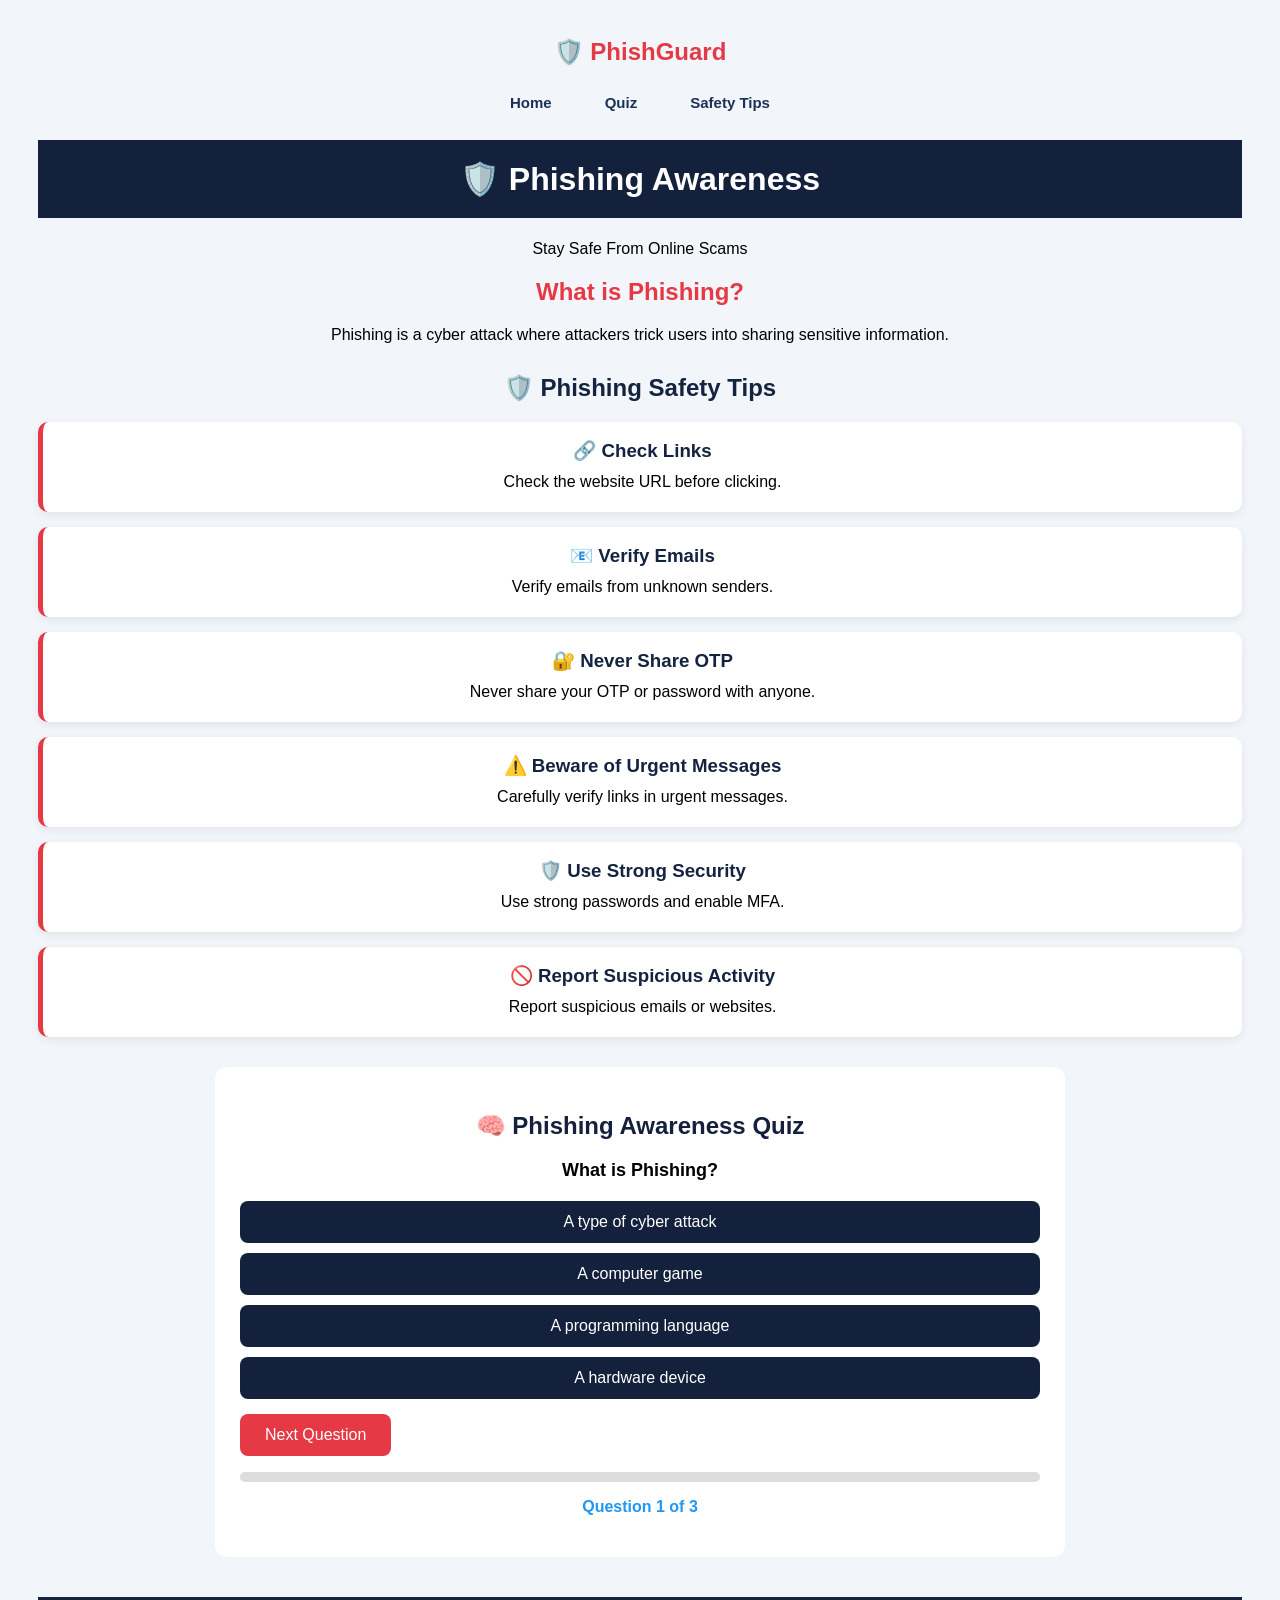
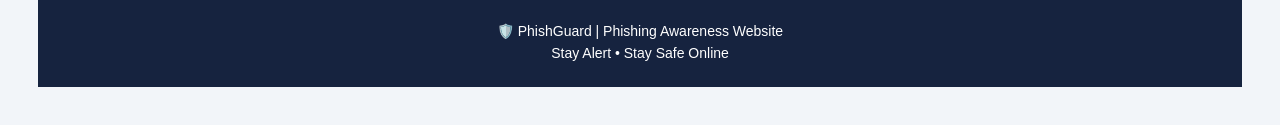
<file: index.html>
<html>
<head>
  <title>Phishing Awareness</title>
  <link rel="stylesheet" href="style.css">
</head>
<body>
  
  <h2>🛡️ PhishGuard</h2>

  <div class="nav-links">
    <a href="#home">Home</a>
    <a href="#quiz">Quiz</a>
    <a href="#safety">Safety Tips</a>
  </div>


  <h1 id="home">🛡️ Phishing Awareness</h1>
  <p>Stay Safe From Online Scams</p>

  <h2>What is Phishing?</h2>
  <p>
    Phishing is a cyber attack where attackers
    trick users into sharing sensitive information.
  </p>
<section id="safety" class="safety-tips">
  <h2>🛡️ Phishing Safety Tips</h2>

  <div class="tip-card">
    <h3>🔗 Check Links</h3>
    <p>Check the website URL before clicking.</p>
  </div>

  <div class="tip-card">
    <h3>📧 Verify Emails</h3>
    <p>Verify emails from unknown senders.</p>
  </div>

  <div class="tip-card">
    <h3>🔐 Never Share OTP</h3>
    <p>Never share your OTP or password with anyone.</p>
  </div>

  <div class="tip-card">
    <h3>⚠️ Beware of Urgent Messages</h3>
    <p>Carefully verify links in urgent messages.</p>
  </div>

  <div class="tip-card">
    <h3>🛡️ Use Strong Security</h3>
    <p>Use strong passwords and enable MFA.</p>
  </div>

  <div class="tip-card">
    <h3>🚫 Report Suspicious Activity</h3>
    <p>Report suspicious emails or websites.</p>
  </div>
</section>

<section id="quiz" class="quiz">
  <h2>🧠 Phishing Awareness Quiz</h2>

  <p id="question">
    Loading question...
  </p>

  <div id="options"></div>

  <p id="result"></p>

  <button id="nextBtn" onclick="nextQuestion()">
    Next Question
  </button>

  <p id="score"></p>
  
  <div class="progress-container">
  <div id="progressBar"></div>
</div>
<p id="progressText">Question 1 of 3</p>
</section>
<script src="script.js"></script>
<footer class="footer">
  <p>🛡️ PhishGuard | Phishing Awareness Website</p>
  <p>Stay Alert • Stay Safe Online</p>
</footer>
</body> 
</html>
</file>
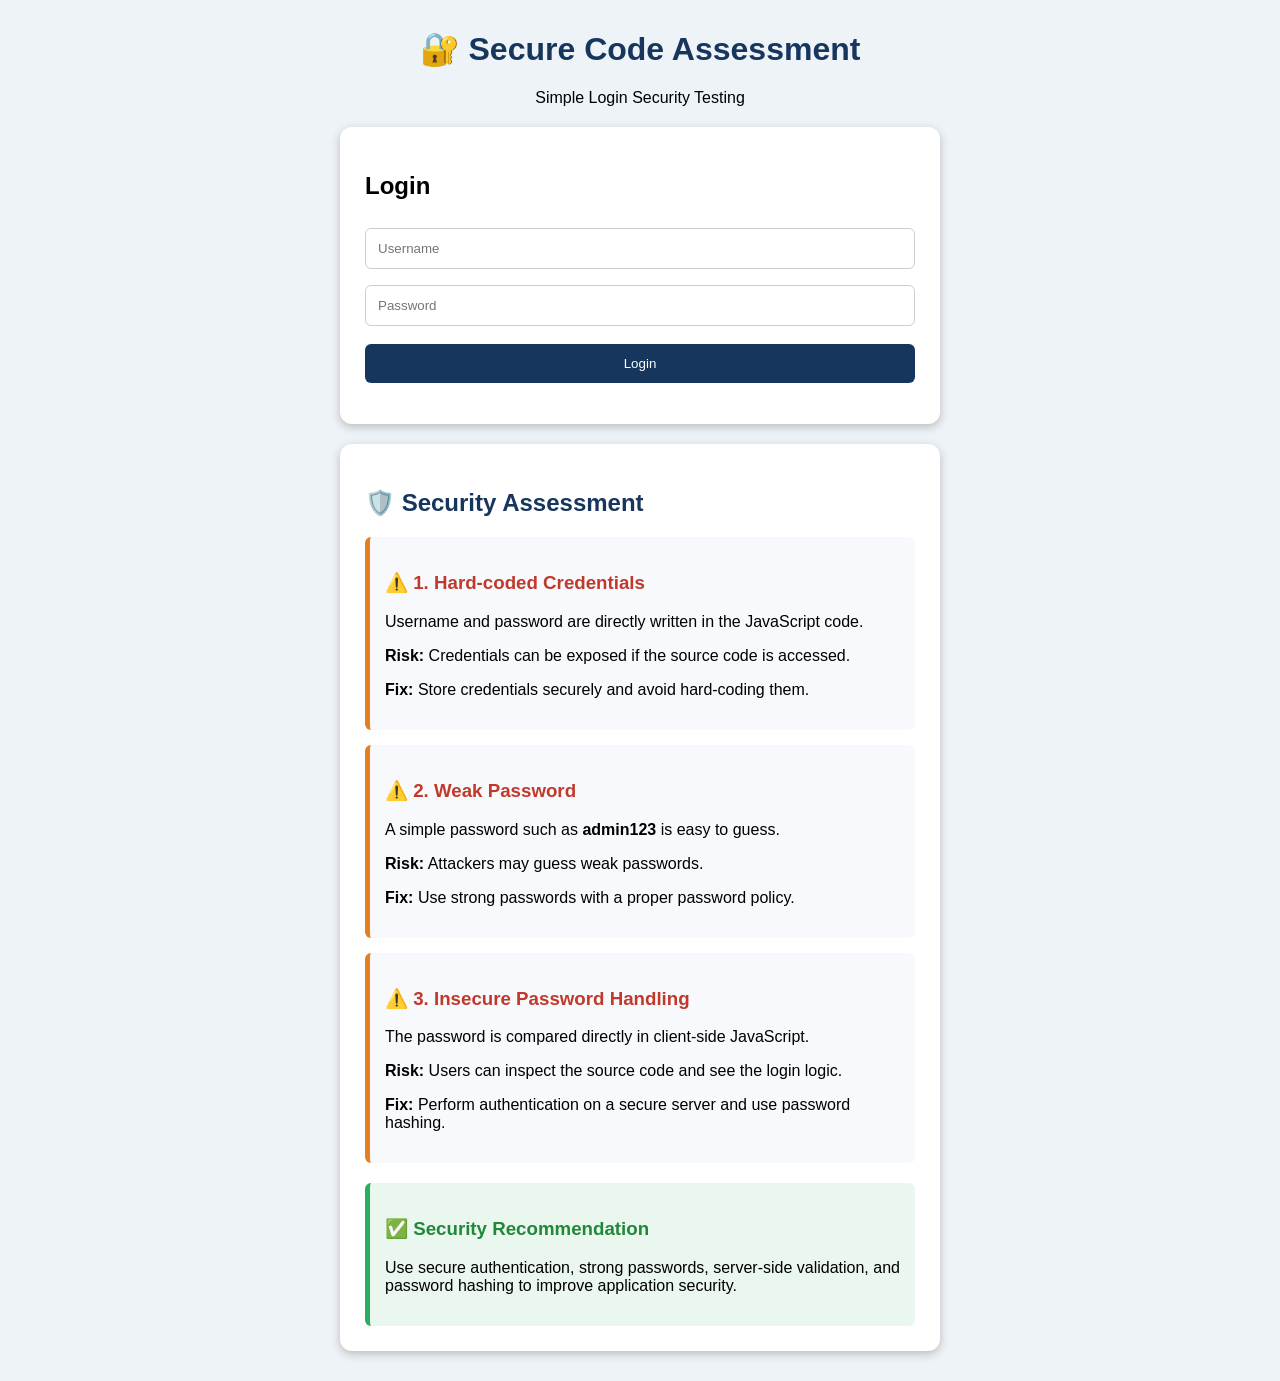
<file: Secure_Code_Assessment/index.html>
<html>
<head>
  <title>Secure Code Assessments</title>
  <link rel="stylesheet" href="style.css">
</head>

<body>

  <div class="container">

    <h1>🔐 Secure Code Assessment</h1>
    <p>Simple Login Security Testing</p>

    <div class="login-box">

      <h2>Login</h2>

      <input type="text" id="username" placeholder="Username">

      <input type="password" id="password" placeholder="Password">

      <button onclick="login()">Login</button>

      <p id="result"></p>

    </div>

<div class="security-box">

  <h2>🛡️ Security Assessment</h2>

  <div class="issue">
    <h3>⚠️ 1. Hard-coded Credentials</h3>
    <p>
      Username and password are directly written in the JavaScript code.
    </p>
    <strong>Risk:</strong> Credentials can be exposed if the source code is accessed.
    <p><b>Fix:</b> Store credentials securely and avoid hard-coding them.</p>
  </div>

  <div class="issue">
    <h3>⚠️ 2. Weak Password</h3>
    <p>
      A simple password such as <b>admin123</b> is easy to guess.
    </p>
    <strong>Risk:</strong> Attackers may guess weak passwords.
    <p><b>Fix:</b> Use strong passwords with a proper password policy.</p>
  </div>

  <div class="issue">
    <h3>⚠️ 3. Insecure Password Handling</h3>
    <p>
      The password is compared directly in client-side JavaScript.
    </p>
    <strong>Risk:</strong> Users can inspect the source code and see the login logic.
    <p><b>Fix:</b> Perform authentication on a secure server and use password hashing.</p>
  </div>

  <div class="secure-result">
    <h3>✅ Security Recommendation</h3>
    <p>
      Use secure authentication, strong passwords, server-side validation,
      and password hashing to improve application security.
    </p>
  </div>

</div>
      

  <script src="script.js"></script>

</body>
</html>
</file>
<file: style.css>
body {
  font-family: Arial;
  text-align: center;
  background: #f2f5f9;
  padding: 30px;
}

h1 {
  background: #14213d;
  color: white;
  padding: 20px;
}

h2 {
  color: #e63946;
}

.quiz {
  background: white;
  max-width: 800px;
  margin: 25px auto;
  padding: 25px;
  border-radius: 12px;
  text-align: center;
}

.quiz h2 {
  color: #14213d;
  margin-bottom: 20px;
}

#question {
  font-size: 18px;
  font-weight: bold;
  margin-bottom: 20px;
}

#options button {
  display: block;
  width: 100%;
  padding: 12px;
  margin: 10px 0;
  border: none;
  border-radius: 8px;
  background: #14213d;
  color: white;
  font-size: 16px;
}

#options button:active {
  background: #e63946;
}

#nextBtn {
  padding: 12px 25px;
  border: none;
  border-radius: 8px;
  background: #e63946;
  color: white;
  font-size: 16px;
}

#result {
  font-weight: bold;
  margin: 15px;
}

#score {
  margin-top: 15px;
  font-weight: bold;
}

.safety-tips {
  margin: 30px 0;
}

.safety-tips h2 {
  text-align: center;
  color: #14233f;
  margin-bottom: 20px;
}

.tip-card {
  background: white;
  margin: 15px 0;
  padding: 18px;
  border-left: 5px solid #e63946;
  border-radius: 10px;
  box-shadow: 0 3px 10px #00000012;
}

.tip-card h3 {
  color: #14233f;
  margin: 0 0 8px;
}

.tip-card p {
  line-height: 1.5;
  margin: 0;
}
.progress-container {
  width: 100%;
  height: 10px;
  background: #ddd;
  border-radius: 10px;
  margin: 15px 0;
  overflow: hidden;
}

#progressBar {
  width: 0%;
  height: 100%;
  background: #2196f3;
  transition: width 0.3s ease;
}

#progressText {
  text-align: center;
  font-weight: bold;
  color: #2196f3;
}
.navbar {
  display: flex;
  justify-content: space-between;
  align-items: center;
  padding: 15px 25px;
  background: #2196f3;
  color: white;
}
.navbar {
  display: flex;
  align-items: center;
  gap: 30px;
  padding: 15px 25px;
  background: #2196f3;
  color: white;
}

.navbar h2 {
  margin: 0;
}

.nav-links {
  display: flex;
  justify-content: center;
  align-items: center;
  gap: 25px;
  margin: 10px auto 0;
}

.nav-links a {
  color: #1b3158;
  text-decoration: none;
  font-weight: bold;
  font-size: 15px;
  padding: 8px 14px;
  border-radius: 20px;
  transition: 0.3s;
}

.nav-links a:hover {
  background: #1b3158;
  color: white;
}
@media (max-width: 600px) {
  .navbar {
    flex-direction: column;
    justify-content: center;
    gap: 8px;
  }

  .nav-links {
    justify-content: center;
    gap: 8px;
  }

  .nav-links a {
    font-size: 13px;
    padding: 7px 10px;
  }
}
.footer {
  background: #16233f;
  color: white;
  text-align: center;
  padding: 20px 10px;
  margin-top: 40px;
}

.footer p {
  margin: 6px 0;
  font-size: 14px;
}
</file>
<file: Secure_Code_Assessment/style.css>
body {
  font-family: Arial, sans-serif;
  background: #eef3f8;
  margin: 0;
  padding: 30px 15px;
}

.container {
  max-width: 600px;
  margin: auto;
}

h1 {
  text-align: center;
  color: #17365d;
}

.container > p {
  text-align: center;
}

.login-box,
.security-box {
  background: white;
  padding: 25px;
  margin-top: 20px;
  border-radius: 12px;
  box-shadow: 0 3px 10px #bbb;
}

input {
  width: 100%;
  box-sizing: border-box;
  padding: 12px;
  margin: 8px 0;
  border: 1px solid #ccc;
  border-radius: 6px;
}

button {
  width: 100%;
  padding: 12px;
  margin-top: 10px;
  background: #17365d;
  color: white;
  border: none;
  border-radius: 6px;
  cursor: pointer;
}

button:hover {
  background: #28588f;
}

#result {
  text-align: center;
  font-weight: bold;
}

.security-box h2 {
  color: #17365d;
}

.security-box h3 {
  margin-top: 20px;
}
.issue {
  background: #f7f9fc;
  padding: 15px;
  margin-top: 15px;
  border-left: 5px solid #e67e22;
  border-radius: 6px;
}

.issue h3 {
  color: #c0392b;
}

.secure-result {
  background: #eaf7ee;
  padding: 15px;
  margin-top: 20px;
  border-left: 5px solid #27ae60;
  border-radius: 6px;
}

.secure-result h3 {
  color: #218838;
}
</file>
